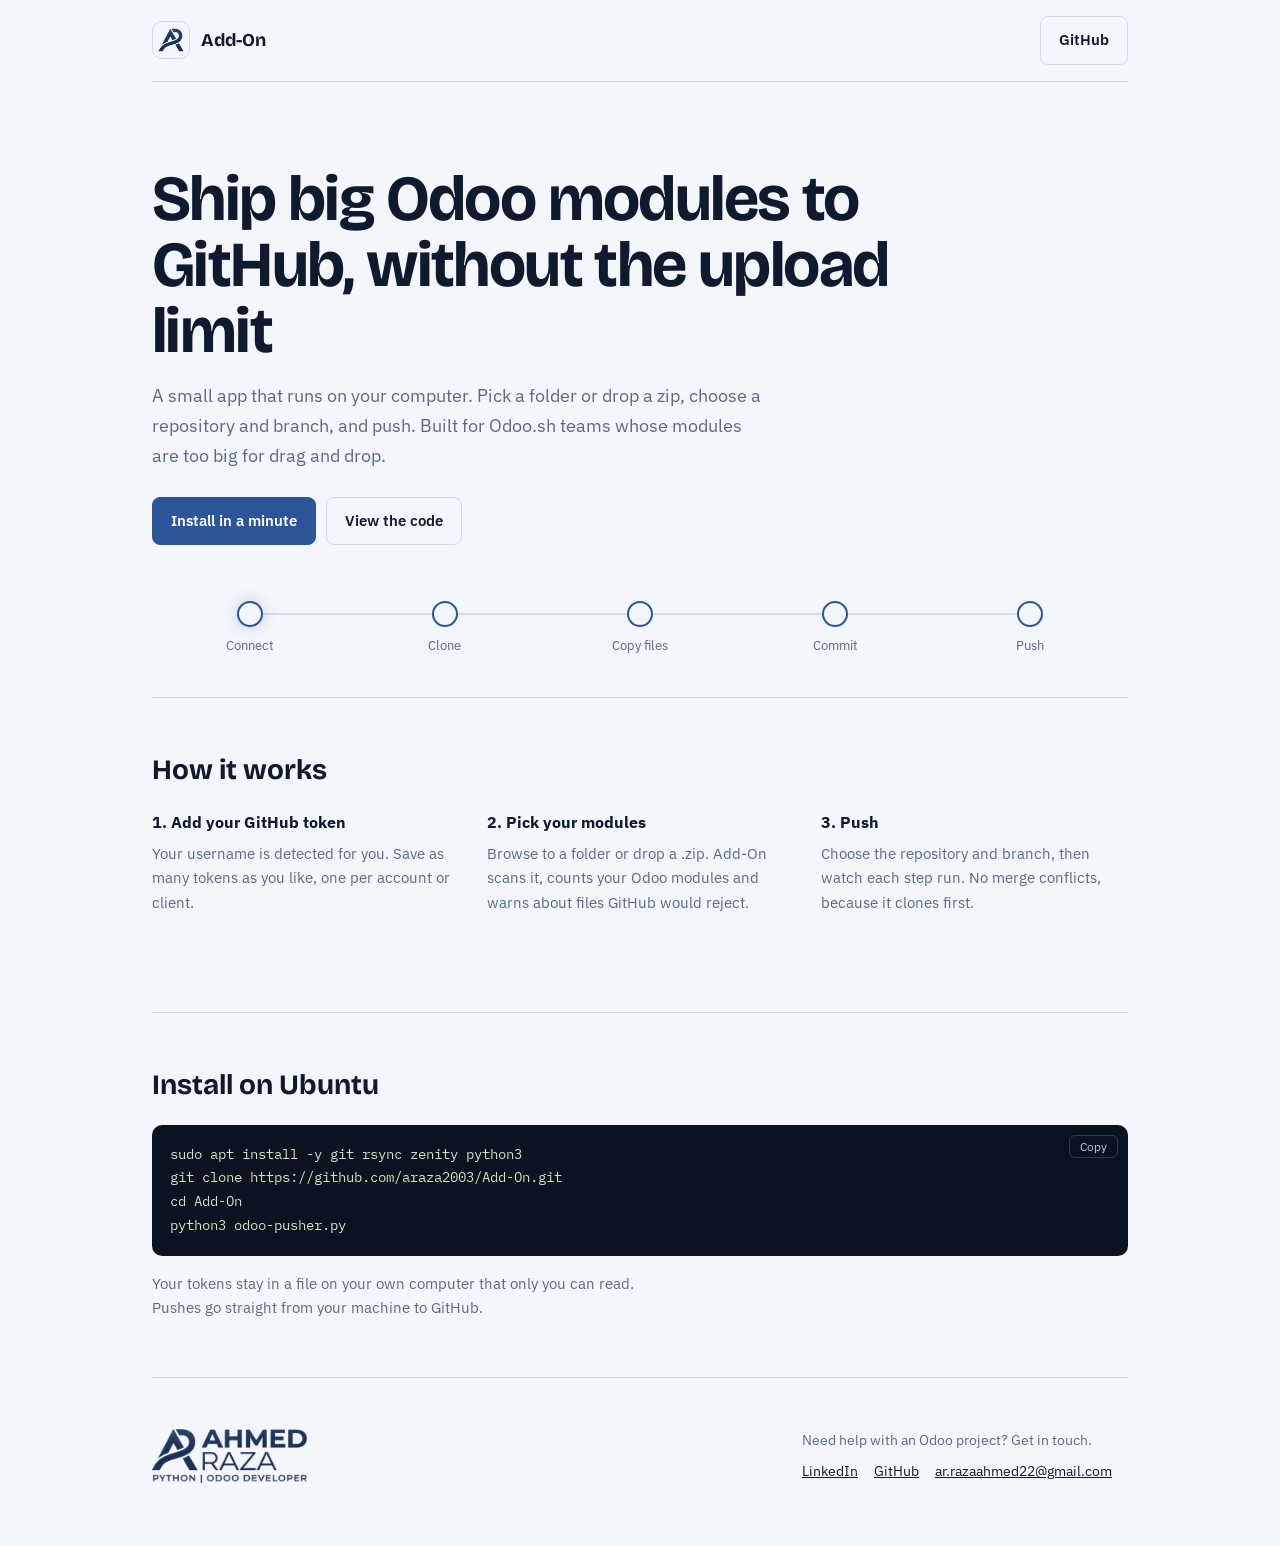
<file: docs/index.html>
<!doctype html>
<html lang="en"><head><meta charset="utf-8">
<meta name="viewport" content="width=device-width,initial-scale=1">
<title>Add-On: push big Odoo modules to GitHub</title>
<meta name="description" content="Push large Odoo modules to GitHub from a simple local app. No upload limits, no Windows middleman. By Ahmed Raza.">
<link rel="icon" type="image/png" href="[data-uri]">
<link href="https://fonts.googleapis.com/css2?family=Bricolage+Grotesque:opsz,wght@12..96,700&family=IBM+Plex+Sans:wght@400;500;600&family=IBM+Plex+Mono:wght@400&display=swap" rel="stylesheet">
<style>
:root{--a:#2c5499;--a2:#8fb0e8;--bg:#f3f6fb;--pan:#e9eff8;--tx:#0f1a2e;--mu:#5a6a84;--ln:#d2dcea;--tile:transparent}
@media(prefers-color-scheme:dark){:root{--bg:#0a111d;--pan:#111c2f;--tx:#e8eef8;--mu:#93a3bd;--ln:#223049;--tile:#eef2f9}}
*{box-sizing:border-box;margin:0}
body{font:16px/1.65 "IBM Plex Sans",system-ui,Ubuntu,sans-serif;background:var(--bg);color:var(--tx)}
.w{max-width:1040px;margin:0 auto;padding:0 clamp(16px,4vw,32px)}
nav{display:flex;justify-content:space-between;align-items:center;padding:16px 0;border-bottom:1px solid var(--ln)}
.br{display:flex;align-items:center;gap:11px;font:700 18px "Bricolage Grotesque",sans-serif}
.br span{width:38px;height:38px;border-radius:10px;background:#f3f6fb;display:grid;place-items:center;border:1px solid var(--ln)}
.br img{width:26px}
.btn{display:inline-block;padding:11px 18px;border-radius:8px;background:var(--a);color:#fff;text-decoration:none;font-weight:600;font-size:15px;border:1px solid var(--a);transition:background .2s}
.btn:hover{background:#3a69b8}.btn.o{background:transparent;color:var(--tx);border-color:var(--ln)}.btn.o:hover{border-color:var(--a)}
h1{font:700 clamp(34px,6vw,64px)/1.03 "Bricolage Grotesque",sans-serif;letter-spacing:-.025em;max-width:13em;margin-top:clamp(40px,8vw,84px)}
.lead{color:var(--mu);font-size:18px;max-width:34em;margin:18px 0 26px}
.cta{display:flex;gap:10px;flex-wrap:wrap}
.route{position:relative;margin:56px 0 12px}
.route ol{list-style:none;padding:0;display:grid;grid-template-columns:repeat(5,1fr);position:relative;z-index:1;font-size:13px;color:var(--mu);text-align:center}
.route i{display:block;width:26px;height:26px;border-radius:50%;margin:0 auto 8px;background:var(--bg);border:2px solid var(--a)}
.line{position:absolute;top:12px;left:10%;right:10%;height:2px;background:var(--ln)}
.line b{position:absolute;top:-5px;left:0;width:12px;height:12px;margin-left:-6px;border-radius:4px;background:var(--a2);box-shadow:0 0 18px var(--a);animation:go 5s cubic-bezier(.65,0,.3,1) infinite}
@keyframes go{0%{left:0;opacity:0}10%,85%{opacity:1}100%{left:100%;opacity:0}}
section{padding:56px 0;border-top:1px solid var(--ln);margin-top:40px}
h2{font:700 28px/1.2 "Bricolage Grotesque",sans-serif;margin-bottom:22px}
.g{display:grid;grid-template-columns:repeat(auto-fit,minmax(240px,1fr));gap:28px}
.g h3{font-size:16px;margin-bottom:6px}.g p{color:var(--mu);font-size:15px}
pre{background:#0b1220;color:#cfe3c8;padding:18px;border-radius:10px;font:14px/1.7 "IBM Plex Mono",monospace;overflow:auto;position:relative}
pre button{position:absolute;top:10px;right:10px;font:12px "IBM Plex Sans";background:transparent;color:#b9c6dc;border:1px solid #2c3b57;border-radius:6px;padding:3px 10px;cursor:pointer}
footer{border-top:1px solid var(--ln);padding:28px 0 40px;display:flex;flex-wrap:wrap;gap:20px;justify-content:space-between;align-items:center;color:var(--mu);font-size:14px}
footer .wm{background:var(--tile);border-radius:10px;padding:6px 10px}footer img{height:54px;display:block}
footer a{color:var(--tx);margin-right:16px}
@media(prefers-reduced-motion:reduce){.line b{animation:none;opacity:0}}
</style></head><body><div class="w">
<nav><div class="br"><span><img src="[data-uri]" alt=""></span>Add-On</div>
<a class="btn o" href="https://github.com/araza2003/Add-On">GitHub</a></nav>

<h1>Ship big Odoo modules to GitHub, without the upload limit</h1>
<p class="lead">A small app that runs on your computer. Pick a folder or drop a zip, choose a repository and branch, and push. Built for Odoo.sh teams whose modules are too big for drag and drop.</p>
<div class="cta"><a class="btn" href="#install">Install in a minute</a><a class="btn o" href="https://github.com/araza2003/Add-On">View the code</a></div>

<div class="route" aria-hidden="true"><div class="line"><b></b></div>
<ol><li><i></i>Connect</li><li><i></i>Clone</li><li><i></i>Copy files</li><li><i></i>Commit</li><li><i></i>Push</li></ol></div>

<section><h2>How it works</h2><div class="g">
<div><h3>1. Add your GitHub token</h3><p>Your username is detected for you. Save as many tokens as you like, one per account or client.</p></div>
<div><h3>2. Pick your modules</h3><p>Browse to a folder or drop a .zip. Add-On scans it, counts your Odoo modules and warns about files GitHub would reject.</p></div>
<div><h3>3. Push</h3><p>Choose the repository and branch, then watch each step run. No merge conflicts, because it clones first.</p></div></div></section>

<section id="install"><h2>Install on Ubuntu</h2>
<pre id="cmd">sudo apt install -y git rsync zenity python3
git clone https://github.com/araza2003/Add-On.git
cd Add-On
python3 odoo-pusher.py<button onclick="navigator.clipboard.writeText(document.getElementById('cmd').firstChild.textContent);this.textContent='Copied'">Copy</button></pre>
<p class="lead" style="margin:16px 0 0;font-size:15px">Your tokens stay in a file on your own computer that only you can read. Pushes go straight from your machine to GitHub.</p></section>

<footer><div><span class="wm"><img src="[data-uri]" alt="Ahmed Raza, Python and Odoo developer"></span></div>
<div><p style="margin-bottom:8px">Need help with an Odoo project? Get in touch.</p>
<a href="https://www.linkedin.com/in/ahmed-raza-193686146">LinkedIn</a><a href="https://github.com/araza2003">GitHub</a><a href="mailto:ar.razaahmed22@gmail.com">ar.razaahmed22@gmail.com</a></div></footer>
</div></body></html>
</file>
